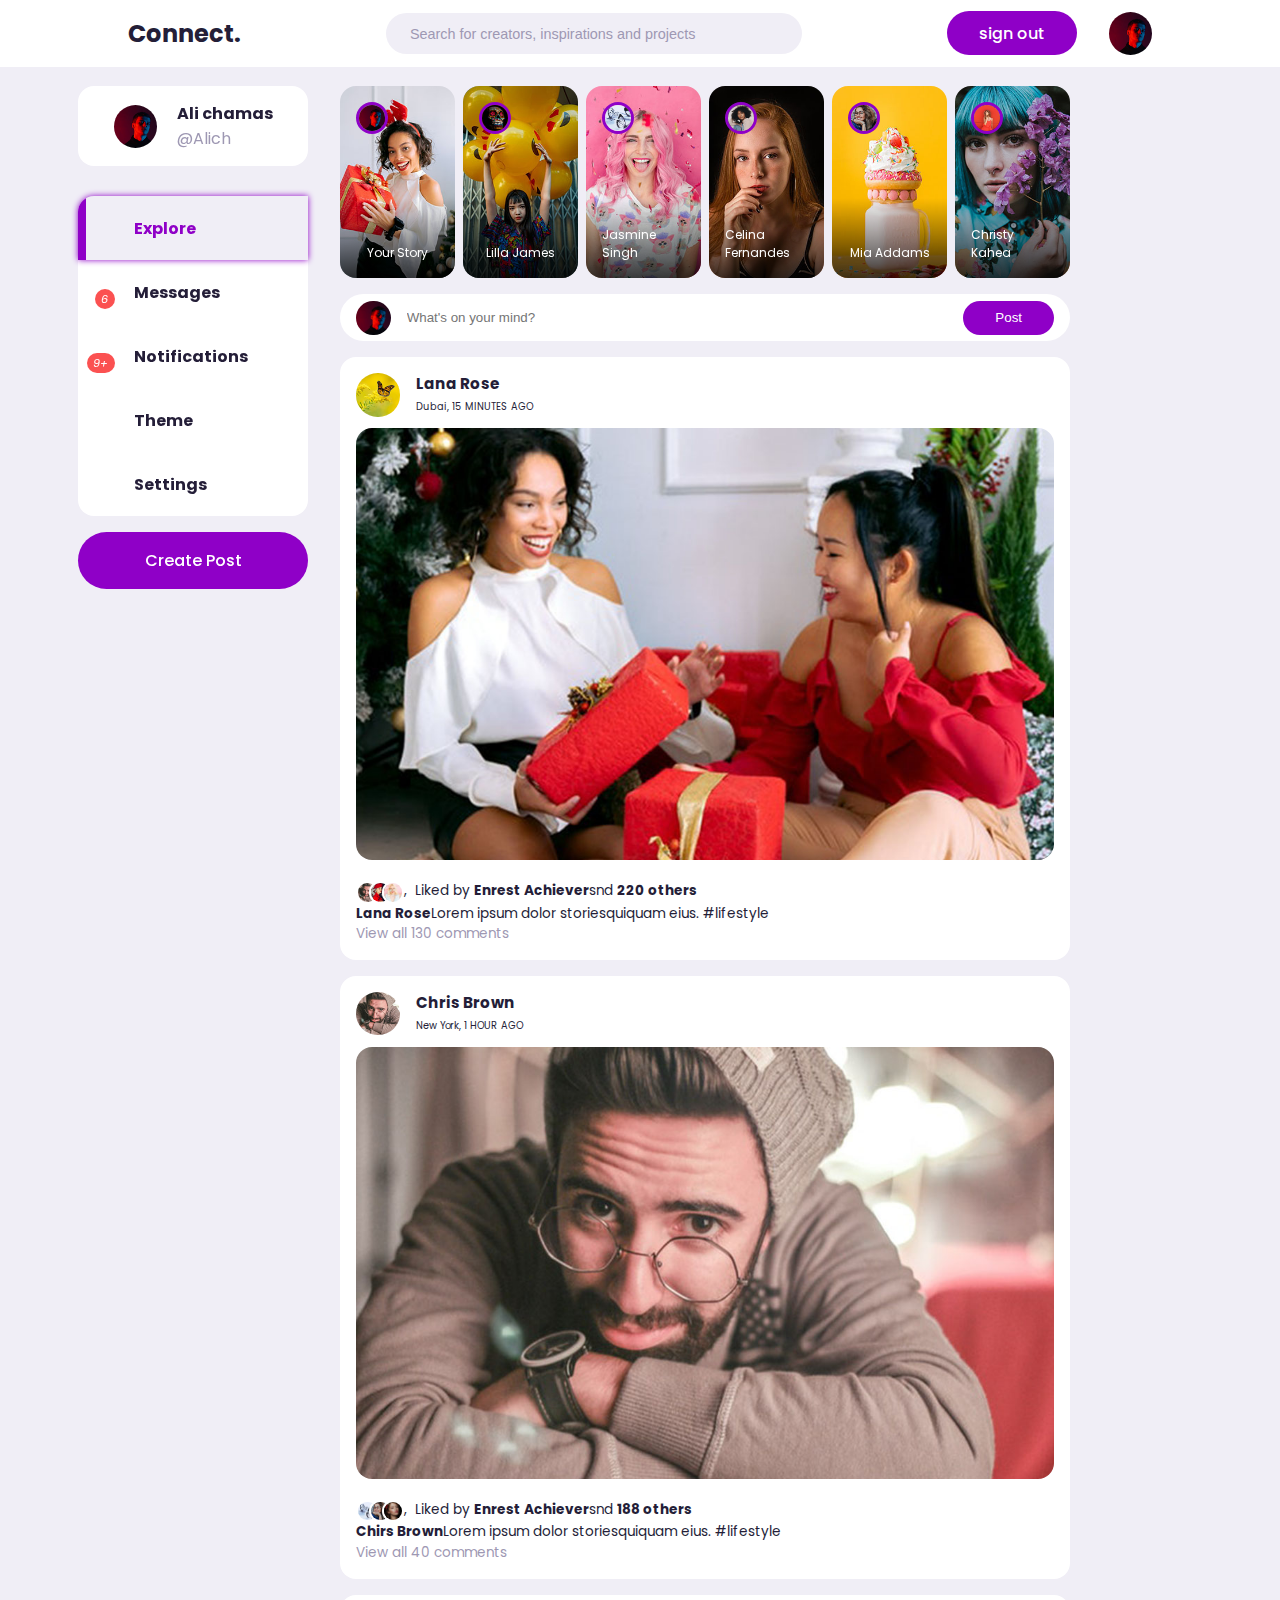
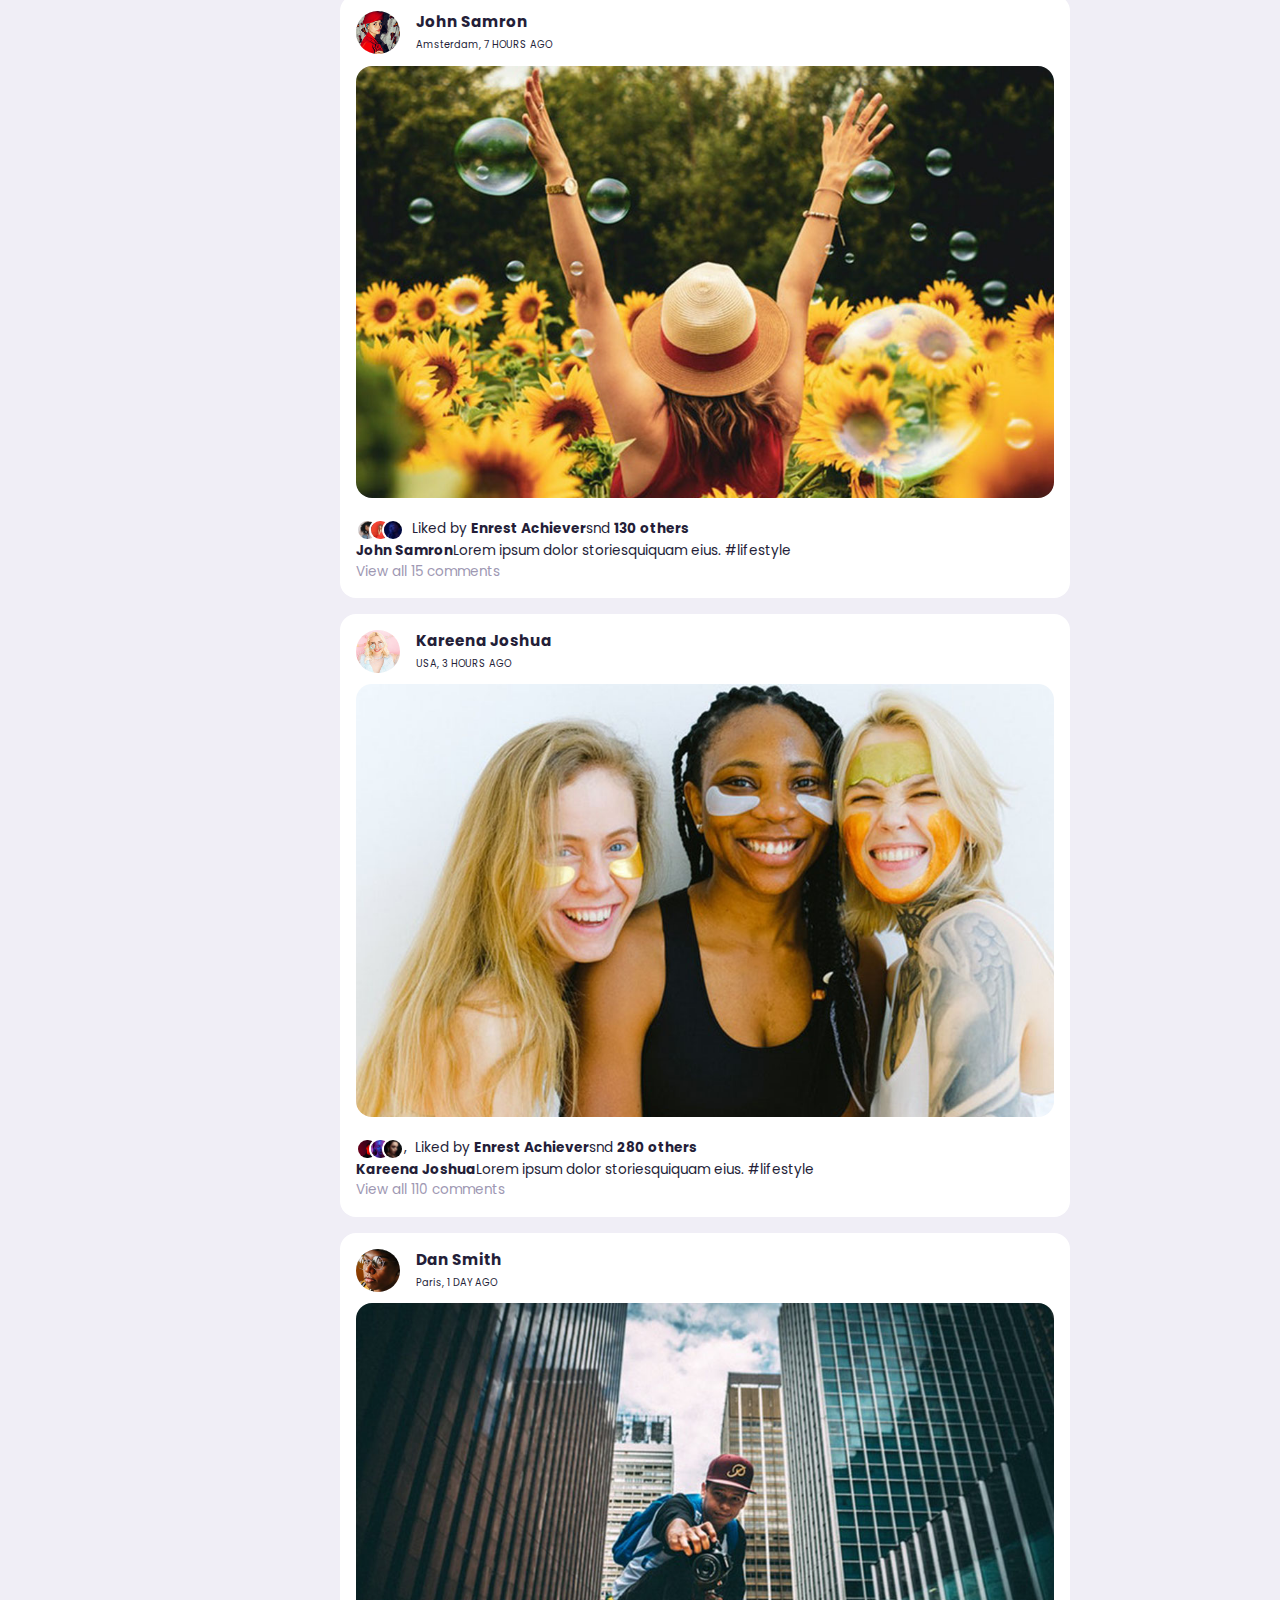
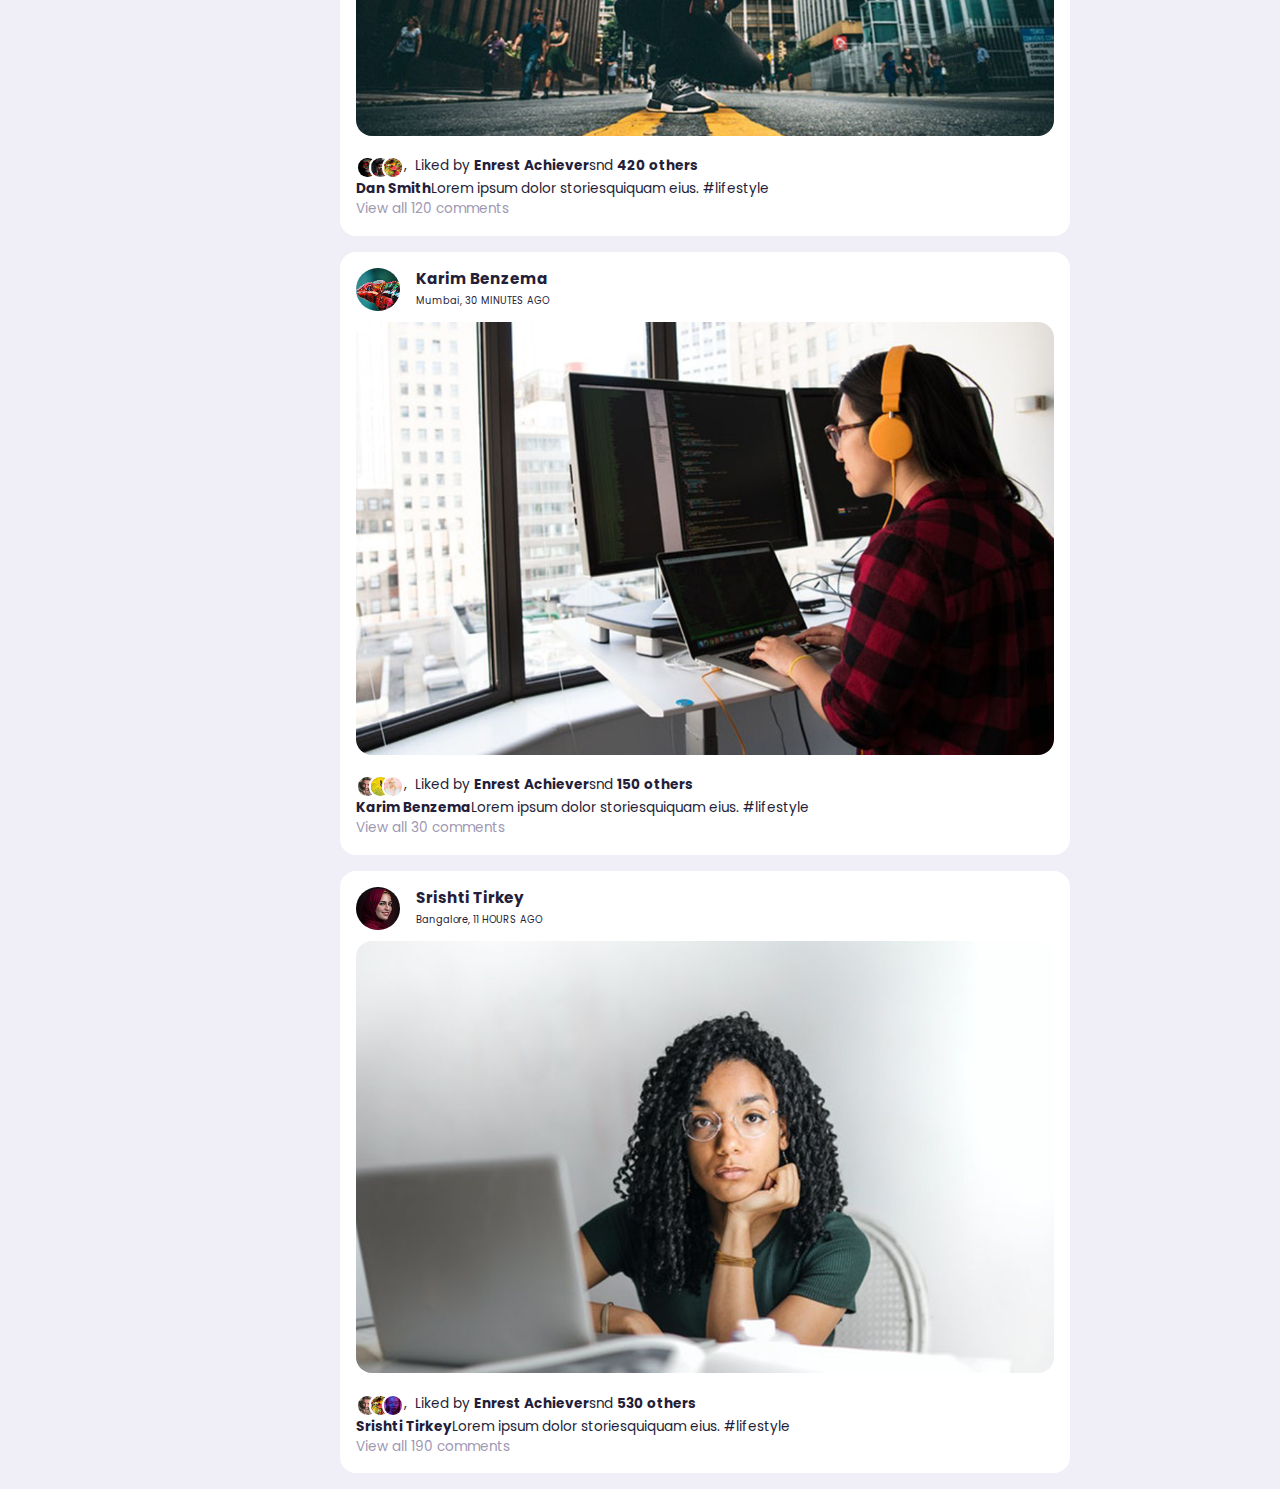
<file: Social-media-website-master/index.html>
<!DOCTYPE html>
<html lang="en">
  <head>
    <meta charset="UTF-8" />
    <meta http-equiv="X-UA-Compatible" content="IE=edge" />
    <meta name="viewport" content="width= , initial-scale=1.0" />
    <title>Connect.</title>
    <link rel="preconnect" href="https://fonts.googleapis.com" />
    <link rel="preconnect" href="https://fonts.gstatic.com" crossorigin />
    <link
      href="https://fonts.googleapis.com/css2?family=Poppins:wght@300;400;500;600&display=swap"
      rel="stylesheet"
    />
    <link
      rel="stylesheet"
      href="https://unicons.iconscout.com/release/v2.1.6/css/unicons.css"
    />
    <link rel="stylesheet" href="./styles.css" />
  </head>
  <body >
      <nav>
            <div class="container">
                <h2 class="logo">Connect.</h2>
                <div class="search-bar">
                    <i class="uil uil-search"></i>
                    <input
                    type="search"
                    placeholder="Search for creators, inspirations and projects"
                    />
                </div>
                <div class="create">
                    <a href="Sign.html"><label class="btn btn-primary" >sign out</label></a>
                    <div class="profile-pic">
                        <img src="images/profile-8.jpg" alt="pic 1" />
                    </div>
                </div>
            </div>
      </nav>

      <main >
          <div class="container">
              <div class="left">
                  <a class="profile">
                      <div class="profile-pic">
                        <img src="./images/profile-8.jpg">
                      </div>
                      <div class="handle">
                          <h4>Ali chamas</h4>
                          <p class="text-muted">@Alich</p>
                      </div>
                  </a>
                  <div  class="sidebar" id="mydiv">
                    
                    <a class="menu-item active ">
                      <span><i class="uil uil-compass"></i></span> <h3>Explore</h3>
                    </a>
                    
                    <a class="menu-item" id="messages-notifications">
                        <i class="uil uil-envelope"><small class="notification-count">6</small></i></span><h3>Messages</h3>
                    </a>
                    <a class="menu-item" id="notifications">
                        <i class="uil uil-bell"><small class="notification-count">9+</small></i> <h3>Notifications</h3>
                        <div class="notifications-popup">
                            <div>
                                <div class="profile-pic">
                                    <img src="./images/profile-10.jpg" >
                                </div>
                                <div class="notification-body">
                                    <b>Abigail Willey</b> accepted your friend request
                                    <small class="text-muted">2 DAYS AGO</small>
                                </div>
                            </div>
                            <div>
                                <div class="profile-pic">
                                    <img src="./images/profile-11.jpg" >
                                </div>
                                <div class="notification-body">
                                    <b>Varun Nair</b> commented on your post
                                    <small class="text-muted">1 HOUR AGO</small>
                                </div>
                            </div>
                            <div>
                                <div class="profile-pic">
                                    <img src="./images/profile-12.jpg" >
                                </div>
                                <div class="notification-body">
                                    <b>Marry Opmong</b> and 210 other liked your post
                                    <small class="text-muted">4 MINUTES AGO</small>
                                </div>
                            </div>
                            <div>
                                <div class="profile-pic">
                                    <img src="./images/profile-13.jpg" >
                                </div>
                                <div class="notification-body">
                                    <b>Wilson Fisk</b> started following you
                                    <small class="text-muted"> 11 HOURS AGO</small>
                                </div>
                            </div>
                        </div>
                      </a>
                    
                    <a class="menu-item " id="theme">
                      <span><i class="uil uil-palette"></i></span> <h3>Theme</h3>
                    </a>
                    <a class="menu-item ">
                      <span><i class="uil uil-setting"></i></span> <h3>Settings</h3>
                    </a>
                    
                   
                </div>
                <label class="btn btn-primary" for="create-post">Create Post</label>
              </div>
              


              <div class="middle">
                <div class="stories">
                    <div class="story">
                        <div class="profile-pic">
                            <img src="./images/profile-8.jpg" alt="">
                        </div>
                        <p class="name">Your Story</p>
                    </div>
                    <div class="story">
                        <div class="profile-pic">
                            <img src="./images/profile-9.jpg" alt="">
                        </div>
                        <p class="name">Lilla James</p>
                    </div>
                    <div class="story">
                        <div class="profile-pic">
                            <img src="./images/profile-2.jpg" alt="">
                        </div>
                        <p class="name">Jasmine Singh</p>
                    </div>
                    <div class="story">
                        <div class="profile-pic">
                            <img src="./images/profile-3.jpg" alt="">
                        </div>
                        <p class="name">Celina Fernandes</p>
                    </div>
                    <div class="story">
                        <div class="profile-pic">
                            <img src="./images/profile-4.jpg" alt="">
                        </div>
                        <p class="name">Mia Addams</p>
                    </div>
                    <div class="story">
                        <div class="profile-pic">
                            <img src="./images/profile-5.jpg" alt="">
                        </div>
                        <p class="name">Christy Kahea</p>
                    </div>
                </div>

                <form class="create-post">
                    <div class="profile-pic">
                        <img src="images/profile-8.jpg" alt="">
                    </div>
                    <input type="text" placeholder="What's on your mind?" id="create-post">
                    <input type="submit" value="Post" class="btn btn-primary">
                </form>

                <div class="feeds">
                    <div class="feed">
                        <div class="head">
                            
                        
                         <div class="user">
                             <div class="profile-pic">
                                 <img src="images/profile-14.jpg" alt="">
                             </div>
                             <div class="info">
                                 <h3>Lana Rose</h3>
                                 <small>Dubai, 15 MINUTES AGO</small>
                             </div >
                            
                         </div>
                         <SPAN class="edit"><i class="uil uil-ellipsis-h"></i></SPAN>
                        </div>
                         <div class="photo">
                             <img src="images/feed-1.jpg" alt="">
                         </div>

                         <div class="action-button">
                             <div class="interaction-button">
                                 <span><i class="uil uil-heart"></i></span>
                                 <span><i class="uil uil-comment"></i></span>
                                 <span><i class="uil uil-share"></i></span>
                             </div>
                             <div class="bookmark">
                                 <span><i class="uil uil-bookmark"></i></span>
                             </div>
                         </div>

                         <div class="liked-by">
                             <span><img src="images/profile-15.jpg"></span>
                             <span><img src="images/profile-16.jpg"></span>
                             <span><img src="images/profile-17.jpg"></span>
                             ,<p>Liked by <b>Enrest Achiever</b>snd <b>220 others</b></p>
                         </div>

                         <div class="caption">
                             <p><b>Lana Rose</b>Lorem ipsum dolor storiesquiquam eius.
                            <span class="hash-tag">#lifestyle</span></p>
                         </div>
                         <div class="comments text-muted">View all 130 comments</div>
                    </div>
                
                    <div class="feed">
                        <div class="head">
                            
                        
                         <div class="user">
                             <div class="profile-pic">
                                 <img src="images/profile-15.jpg" alt="">
                             </div>
                             <div class="info">
                                 <h3>Chris Brown</h3>
                                 <small>New York, 1 HOUR AGO</small>
                             </div >
                            
                         </div>
                         <SPAN class="edit"><i class="uil uil-ellipsis-h"></i></SPAN>
                        </div>
                         <div class="photo">
                             <img src="images/feed-2.jpg" alt="">
                         </div>

                         <div class="action-button">
                             <div class="interaction-button">
                                 <span><i class="uil uil-heart"></i></span>
                                 <span><i class="uil uil-comment"></i></span>
                                 <span><i class="uil uil-share"></i></span>
                             </div>
                             <div class="bookmark">
                                 <span><i class="uil uil-bookmark"></i></span>
                             </div>
                         </div>

                         <div class="liked-by">
                             <span><img src="images/profile-2.jpg"></span>
                             <span><img src="images/profile-4.jpg"></span>
                             <span><img src="images/profile-6.jpg"></span>
                             ,<p>Liked by <b>Enrest Achiever</b>snd <b>188 others</b></p>
                         </div>

                         <div class="caption">
                             <p><b>Chirs Brown</b>Lorem ipsum dolor storiesquiquam eius.
                            <span class="hash-tag">#lifestyle</span></p>
                         </div>
                         <div class="comments text-muted">View all 40 comments</div>
                    </div>
                
                    <div class="feed">
                        <div class="head">
                            
                        
                         <div class="user">
                             <div class="profile-pic">
                                 <img src="images/profile-16.jpg" alt="">
                             </div>
                             <div class="info">
                                 <h3>John Samron</h3>
                                 <small>Amsterdam, 7 HOURS AGO</small>
                             </div >
                             
                         </div>
                         <SPAN class="edit"><i class="uil uil-ellipsis-h"></i></SPAN>
                        </div>
                         <div class="photo">
                             <img src="images/feed-3.jpg" alt="">
                         </div>

                         <div class="action-button">
                             <div class="interaction-button">
                                 <span><i class="uil uil-heart"></i></span>
                                 <span><i class="uil uil-comment"></i></span>
                                 <span><i class="uil uil-share"></i></span>
                             </div>
                             <div class="bookmark">
                                 <span><i class="uil uil-bookmark"></i></span>
                             </div>
                         </div>

                         <div class="liked-by">
                             <span><img src="images/profile-3.jpg"></span>
                             <span><img src="images/profile-5.jpg"></span>
                             <span><img src="images/profile-7.jpg"></span>
                             <p>Liked by <b>Enrest Achiever</b>snd <b>130 others</b></p>
                         </div>

                         <div class="caption">
                             <p><b>John Samron</b>Lorem ipsum dolor storiesquiquam eius.
                            <span class="hash-tag">#lifestyle</span></p>
                         </div>
                         <div class="comments text-muted">View all 15 comments</div>
                    </div>
                
                    <div class="feed">
                        <div class="head">
                            
                        
                         <div class="user">
                             <div class="profile-pic">
                                 <img src="images/profile-17.jpg" alt="">
                               
                             </div>
                             <div class="info">
                                <h3>Kareena Joshua</h3>
                                <small>USA, 3 HOURS AGO</small>
                            </div >
                            
                         </div>
                         <SPAN class="edit"><i class="uil uil-ellipsis-h"></i></SPAN>
                        </div>
                         <div class="photo">
                             <img src="images/feed-4.jpg" alt="">
                         </div>

                         <div class="action-button">
                             <div class="interaction-button">
                                 <span><i class="uil uil-heart"></i></span>
                                 <span><i class="uil uil-comment"></i></span>
                                 <span><i class="uil uil-share"></i></span>
                             </div>
                             <div class="bookmark">
                                 <span><i class="uil uil-bookmark"></i></span>
                             </div>
                         </div>

                         <div class="liked-by">
                             <span><img src="images/profile-8.jpg"></span>
                             <span><img src="images/profile-10.jpg"></span>
                             <span><img src="images/profile-12.jpg"></span>
                             ,<p>Liked by <b>Enrest Achiever</b>snd <b>280 others</b></p>
                         </div>

                         <div class="caption">
                             <p><b>Kareena Joshua</b>Lorem ipsum dolor storiesquiquam eius.
                            <span class="hash-tag">#lifestyle</span></p>
                         </div>
                         <div class="comments text-muted">View all 110 comments</div>
                    </div>
                
                    <div class="feed">
                        <div class="head">
                            
                        
                         <div class="user">
                             <div class="profile-pic">
                                 <img src="images/profile-18.jpg" alt="">
                             </div>
                             <div class="info">
                                 <h3>Dan Smith</h3>
                                 <small>Paris, 1 DAY AGO</small>
                             </div >
                            
                         </div>
                         <SPAN class="edit"><i class="uil uil-ellipsis-h"></i></SPAN>
                        </div>
                         <div class="photo">
                             <img src="images/feed-5.jpg" alt="">
                         </div>

                         <div class="action-button">
                             <div class="interaction-button">
                                 <span><i class="uil uil-heart"></i></span>
                                 <span><i class="uil uil-comment"></i></span>
                                 <span><i class="uil uil-share"></i></span>
                             </div>
                             <div class="bookmark">
                                 <span><i class="uil uil-bookmark"></i></span>
                             </div>
                         </div>

                         <div class="liked-by">
                             <span><img src="images/profile-9.jpg"></span>
                             <span><img src="images/profile-11.jpg"></span>
                             <span><img src="images/profile-13.jpg"></span>
                             ,<p>Liked by <b>Enrest Achiever</b>snd <b>420 others</b></p>
                         </div>

                         <div class="caption">
                             <p><b>Dan Smith</b>Lorem ipsum dolor storiesquiquam eius.
                            <span class="hash-tag">#lifestyle</span></p>
                         </div>
                         <div class="comments text-muted">View all 120 comments</div>
                    </div>
                
                    <div class="feed">
                        <div class="head">
                            
                        
                         <div class="user">
                             <div class="profile-pic">
                                 <img src="images/profile-19.jpg" alt="">
                             </div>
                             <div class="info">
                                 <h3>Karim Benzema</h3>
                                 <small>Mumbai, 30 MINUTES AGO</small>
                             </div >
                           
                         </div>
                         <SPAN class="edit"><i class="uil uil-ellipsis-h"></i></SPAN>
                        </div>
                         <div class="photo">
                             <img src="images/feed-6.jpg" alt="">
                         </div>

                         <div class="action-button">
                             <div class="interaction-button">
                                 <span><i class="uil uil-heart"></i></span>
                                 <span><i class="uil uil-comment"></i></span>
                                 <span><i class="uil uil-share"></i></span>
                             </div>
                             <div class="bookmark">
                                 <span><i class="uil uil-bookmark"></i></span>
                             </div>
                         </div>

                         <div class="liked-by">
                             <span><img src="images/profile-15.jpg"></span>
                             <span><img src="images/profile-14.jpg"></span>
                             <span><img src="images/profile-17.jpg"></span>
                             ,<p>Liked by <b>Enrest Achiever</b>snd <b>150 others</b></p>
                         </div>

                         <div class="caption">
                             <p><b>Karim Benzema</b>Lorem ipsum dolor storiesquiquam eius.
                            <span class="hash-tag">#lifestyle</span></p>
                         </div>
                         <div class="comments text-muted">View all 30 comments</div>
                    </div>
                    <div class="feed">
                        <div class="head">
                            
                        
                         <div class="user">
                             <div class="profile-pic">
                                 <img src="images/profile-20.jpg" alt="">
                             </div>
                             <div class="info">
                                 <h3>Srishti Tirkey</h3>
                                 <small>Bangalore, 11 HOURS AGO</small>
                             </div >
                             
                         </div>
                         <SPAN class="edit"><i class="uil uil-ellipsis-h"></i></SPAN>
                        </div>
                         <div class="photo">
                             <img src="images/feed-7.jpg" alt="">
                         </div>

                         <div class="action-button">
                             <div class="interaction-button">
                                 <span><i class="uil uil-heart"></i></span>
                                 <span><i class="uil uil-comment"></i></span>
                                 <span><i class="uil uil-share"></i></span>
                             </div>
                             <div class="bookmark">
                                 <span><i class="uil uil-bookmark"></i></span>
                             </div>
                         </div>

                         <div class="liked-by">
                             <span><img src="images/profile-15.jpg"></span>
                             <span><img src="images/profile-13.jpg"></span>
                             <span><img src="images/profile-10.jpg"></span>
                             ,<p>Liked by <b>Enrest Achiever</b>snd <b>530 others</b></p>
                         </div>

                         <div class="caption">
                             <p><b>Srishti Tirkey</b>Lorem ipsum dolor storiesquiquam eius.
                            <span class="hash-tag">#lifestyle</span></p>
                         </div>
                         <div class="comments text-muted">View all 190 comments</div>
                    </div>
                </div>
              </div>
              
              <div class="right">
                  <div class="messages">
                    <div class="heading">
                        <h4>Messages</h4>
                        <span><i class="uil uil-edit"></i></span>
                    </div>
  
                    <div class="search-bar " >
                        <span><i class="uil uil-search"></i></span>
                        <input type="search" placeholder="Search Messages" id="message-search">
                    </div>
  
                    <div class="category">
                        <h6 class="active">Primary</h6>
                        <h6>General</h6>
                        <h6 class="message-requests">Requests(7)</h6>
                    </div>
                    <div class="message">
                        <div class="profile-pic">
                            <img src="images/profile-17.jpg">
                            <div class="active"></div>
                        </div>
                        <div class="message-body">
                            <h5>Kareena Joshua</h5>
                            <p class="text-muted">Just woke up bruh..</p>
                        </div>
                    </div>                             
                    <div class="message">
                        <div class="profile-pic">
                            <img src="images/profile-18.jpg">
                            <div class="active"></div>
                        </div>
                        <div class="message-body">
                            <h5>Dan Smith</h5>
                            <p class="text-bold">2 New Messages</p>
                        </div>
                    </div>                             
                    <div class="message">
                        <div class="profile-pic">
                            <img src="images/profile-15.jpg">
                        </div>
                        <div class="message-body">
                            <h5>Chris Brown</h5>
                            <p class="text-muted">Lol u right</p>
                        </div>
                    </div>                             
                    <div class="message">
                        <div class="profile-pic">
                            <img src="images/profile-14.jpg">
                        </div>
                        <div class="message-body">
                            <h5>Lana Rose</h5>
                            <p class="text-bold">Birthday tomorrow!!</p>
                        </div>
                    </div>                             
                    <div class="message">
                        <div class="profile-pic">
                            <img src="images/profile-11.jpg">
                        </div>
                        <div class="message-body">
                            <h5>Varun Nair</h5>
                            <p class="text-muted">Ssup?</p>
                        </div>
                    </div>                             
                    <div class="message">
                        <div class="profile-pic">
                            <img src="images/profile-1.jpg">
                            <div class="active"></div>
                        </div>
                        <div class="message-body">
                            <h5>Jahnvi Doifode</h5>
                            <p class="text-bold">3 New Messages</p>
                        </div>
                    </div>                                                        
                </div>
                <div class="friend-requests">
                    <h4>Requests</h4>
                    <div class="request">
                        <div class="info">
                            <div class="profile-pic">
                                <img src="images/profile-13.jpg">
                            </div>
                            <div>
                                <h5>Wilson Fisk</h5>
                                <p class="text-muted">8 mutual friends</p>
                                
                            </div>
                        </div>
                        <div class="action">
                            <button class="btn btn-primary" >Accept</button>
                            <button class="btn" >Decline</button>
                        </div>
                    </div>
                    <div class="request">
                        <div class="info">
                            <div class="profile-pic">
                                <img src="images/profile-20.jpg">
                            </div>
                            <div>
                                <h5>Srishti Tirkey</h5>
                                <p class="text-muted">2 mutual friends</p>
                                
                            </div>
                        </div>
                        <div class="action">
                            <button class="btn btn-primary">Accept</button>
                            <button class="btn">Decline</button>
                        </div>
                    </div>
                    <div class="request">
                        <div class="info">
                            <div class="profile-pic">
                                <img src="images/profile-5.jpg">
                            </div>
                            <div>
                                <h5>Christ Kahea</h5>
                                <p class="text-muted">1 mutual friend</p>
                                
                            </div>
                        </div>
                        <div class="action">
                            <button class="btn btn-primary">Accept</button>
                            <button class="btn">Decline</button>
                        </div>
                    </div>
            
              </div> 


               
              </div>
          </div>
      </main>
                   
      <div class="customize-theme">
        <div class="card">
            <h2>customize your view</h2>
            <p class="text-muted">Manage your font size,colo and background</p>

            <div class="font-size">
                <h4>font size</h4>
           <div>
            <h6>Aa</h6>
            <div class="choose-size">
                <span class="font-size-1"></span>
                <span class="font-size-2 "></span>
                <span class="font-size-3 active"></span>
                <span class="font-size-4"></span>
                <span class="font-size-5"></span>
            </div>
            <h3>Aa</h3>
        </div>
        </div>


        <div class="color">
            <h4>color</h4>
            <div class="choose-color">
                <span class="color-1 active"></span> 
                <span class="color-2"></span> 
                <span class="color-3"></span> 
                <span class="color-4"></span> 
                <span class="color-5"></span> 
            </div>
        </div>

        <div class="background">
            <h4>Background color</h4>
            <div class="choose-bg">
                <div class="bg-1 active">
                    <span></span>
                    <h5 for="bg-1 ">Light</h5>
                </div>
                <div class="bg-2">
                    <span></span>
                    <h5 for="bg-2">Dim</h5>
                </div>
                <div class="bg-3">
                    <span></span>
                    <h5 for="bg-3">Dark</h5>
                </div>
               
            </div>
        </div>
        </div>
      </div>

      
        <script src="index.js"></script>
  </body>
  
</html>
</file>
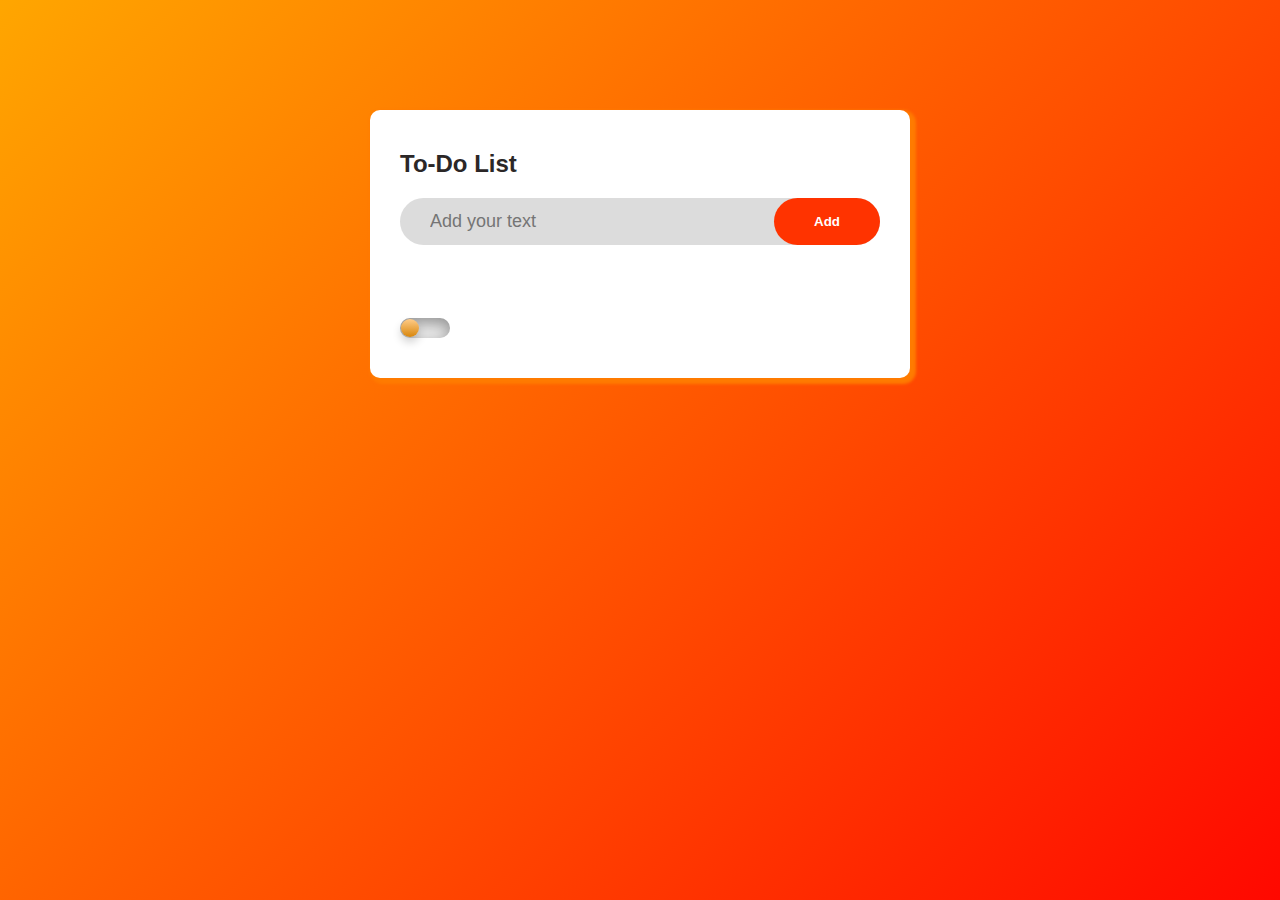
<file: todo-list/index.html>
<!DOCTYPE html>
<html lang="en">
<head>
    <meta charset="UTF-8">
    <meta http-equiv="X-UA-Compatible" content="IE=edge">
    <meta name="viewport" content="width=device-width, initial-scale=1.0">
    <title>todo</title>
    <link rel="stylesheet" href="style.css">

</head>
<body>
    <div class="container">


        <div class="todo-app">
            <h2>To-Do List </h2>
            <div class="row">
                <input type="text" placeholder="Add your text" id="input-box">
                <button onclick="addTask()">Add</button>
            </div>
            <ul id="list-container">
                <!-- <li class="checked">task 1</li>
                <li>task 2</li>
                <li>task 3</li> -->
                
            </ul>
            <div class="changeBG">
                <input type="checkbox" id="darkmode-toggle">
                 <label for="darkmode-toggle">
            </div>
        </div>



    </div>




    <script src="script.js"></script>
</body>
</html>
</file>
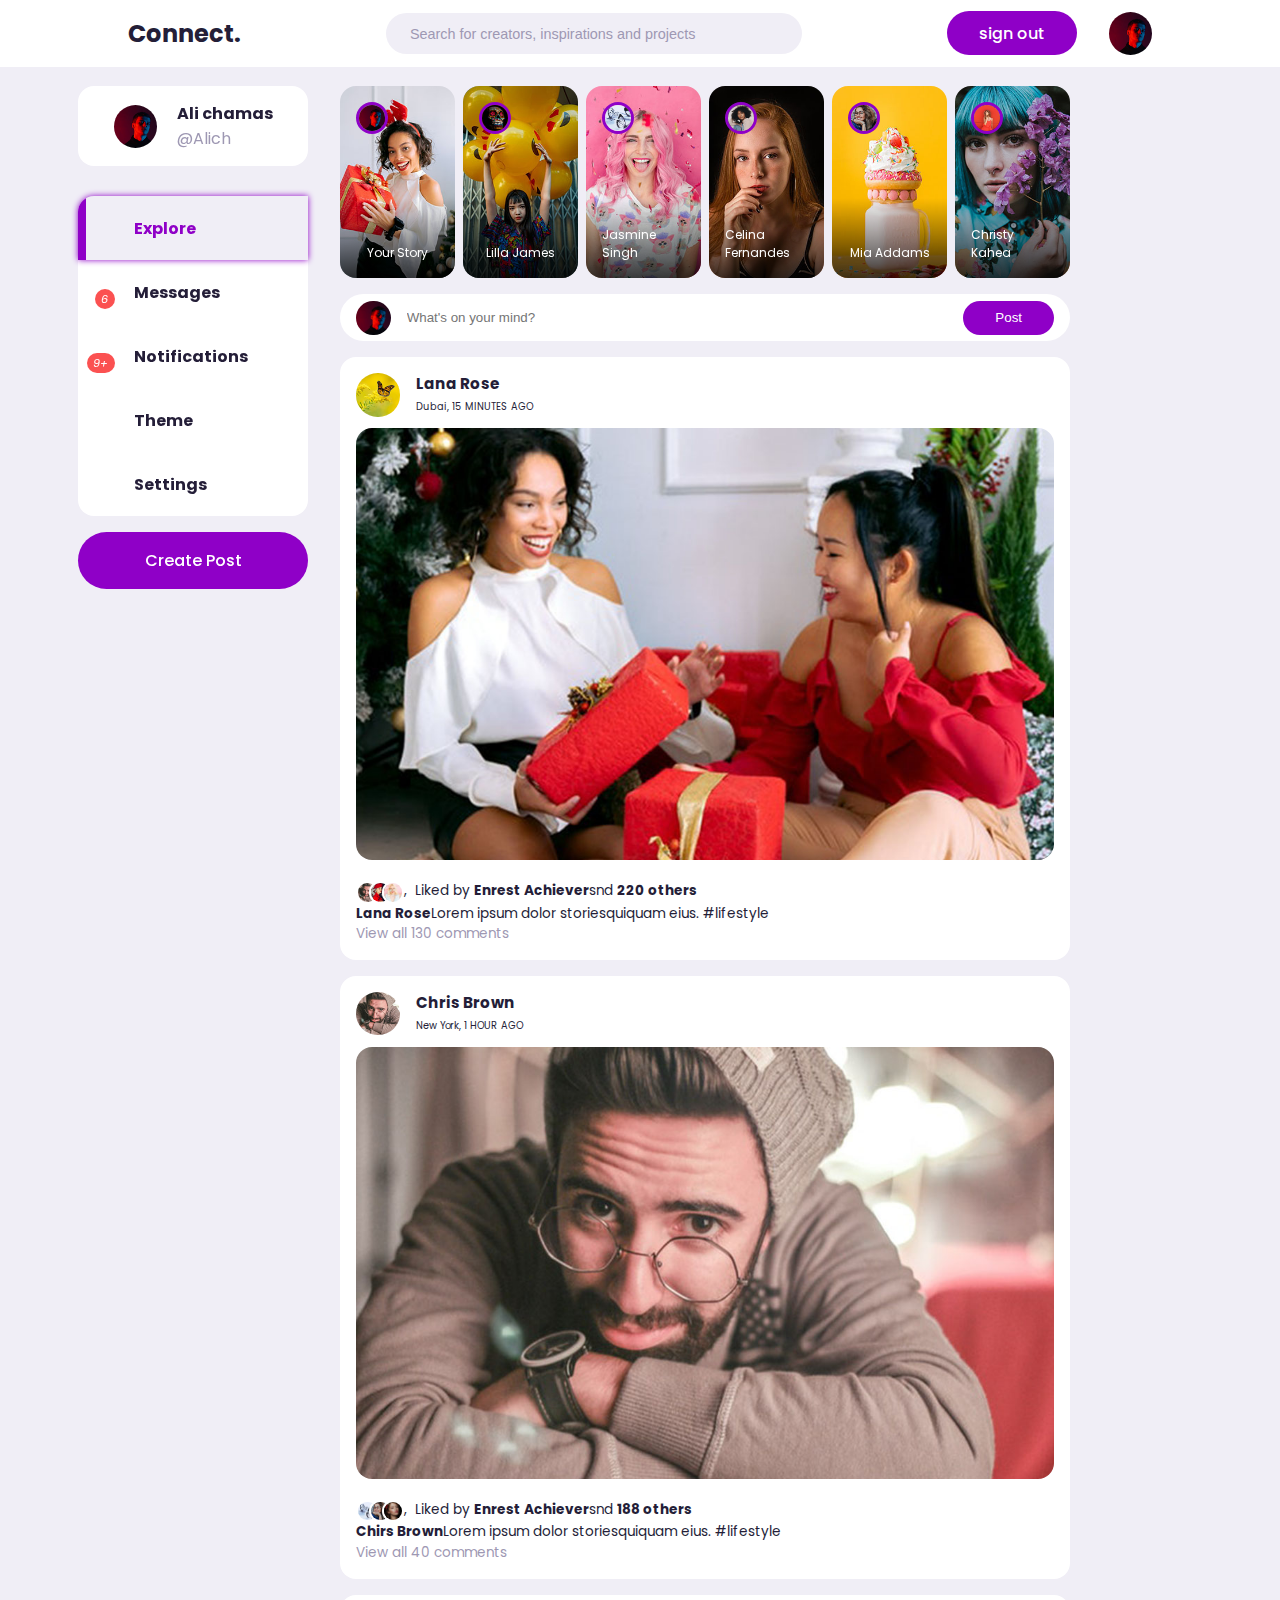
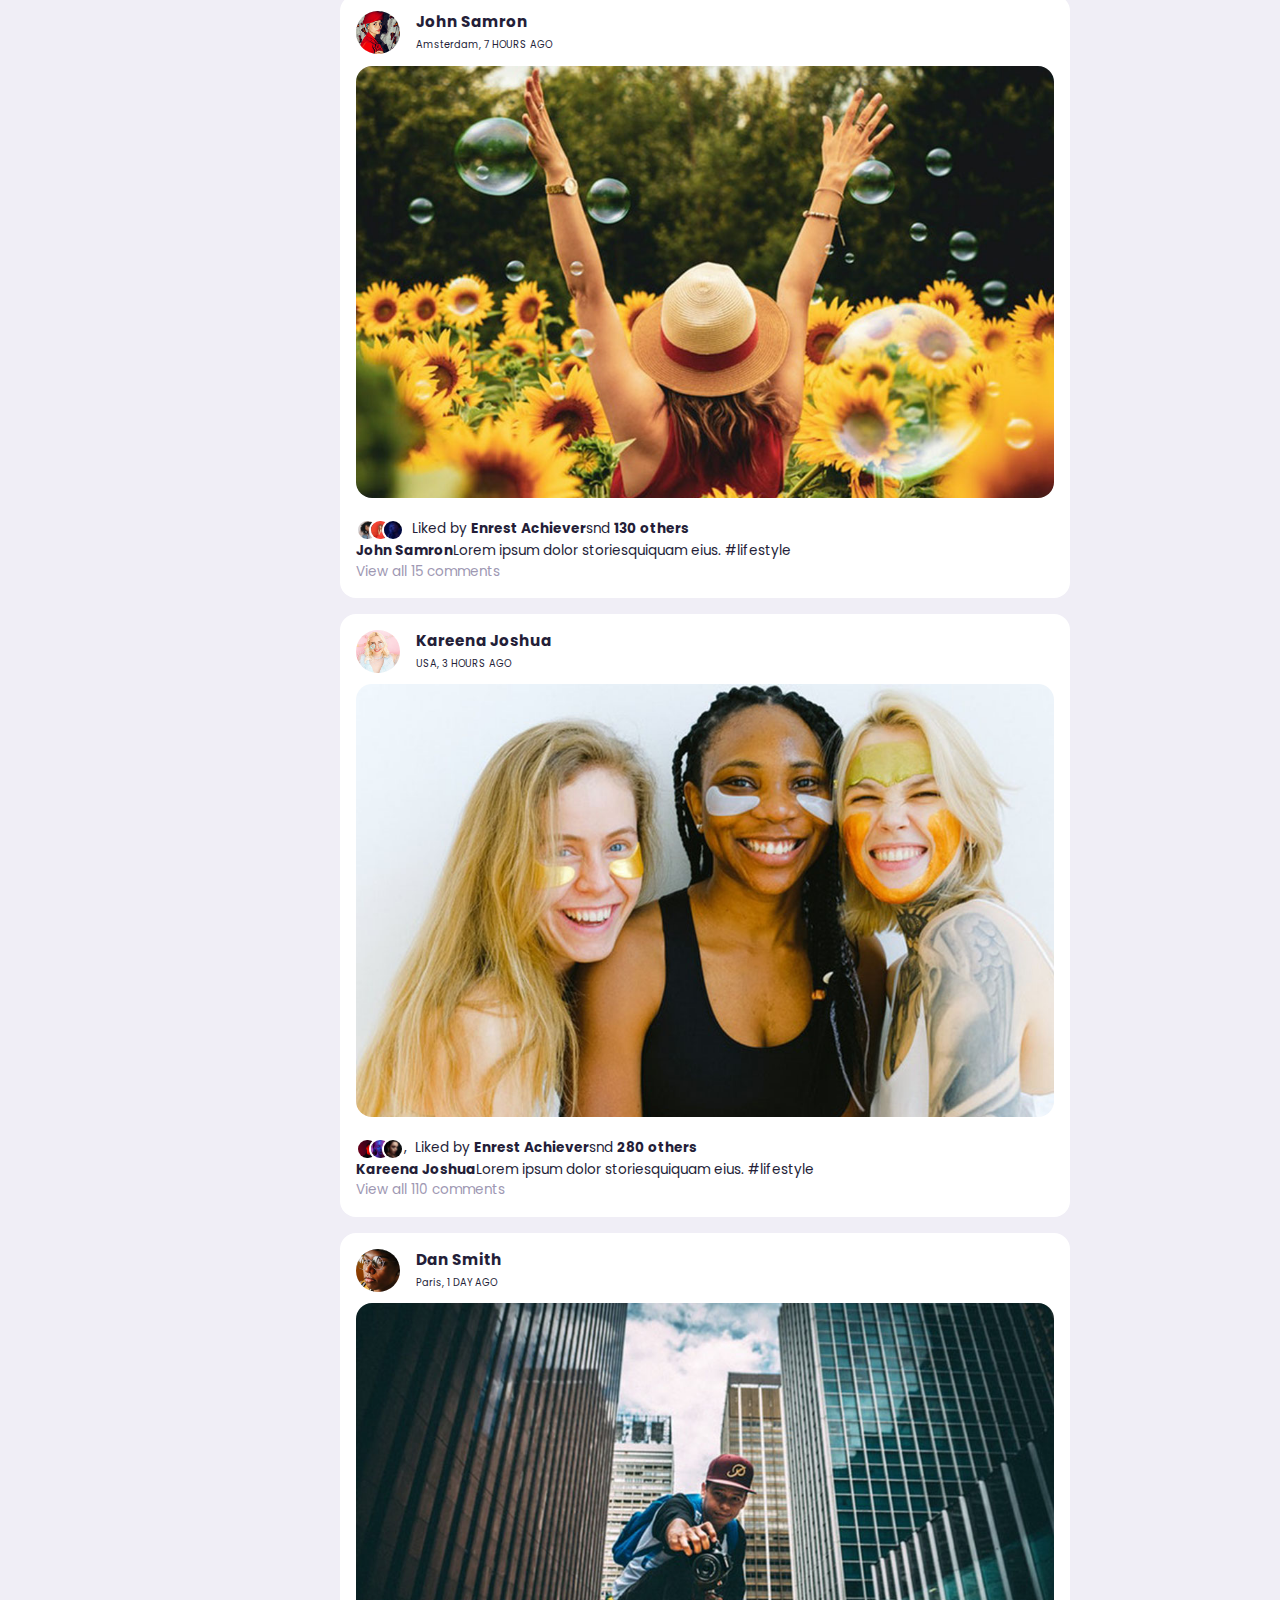
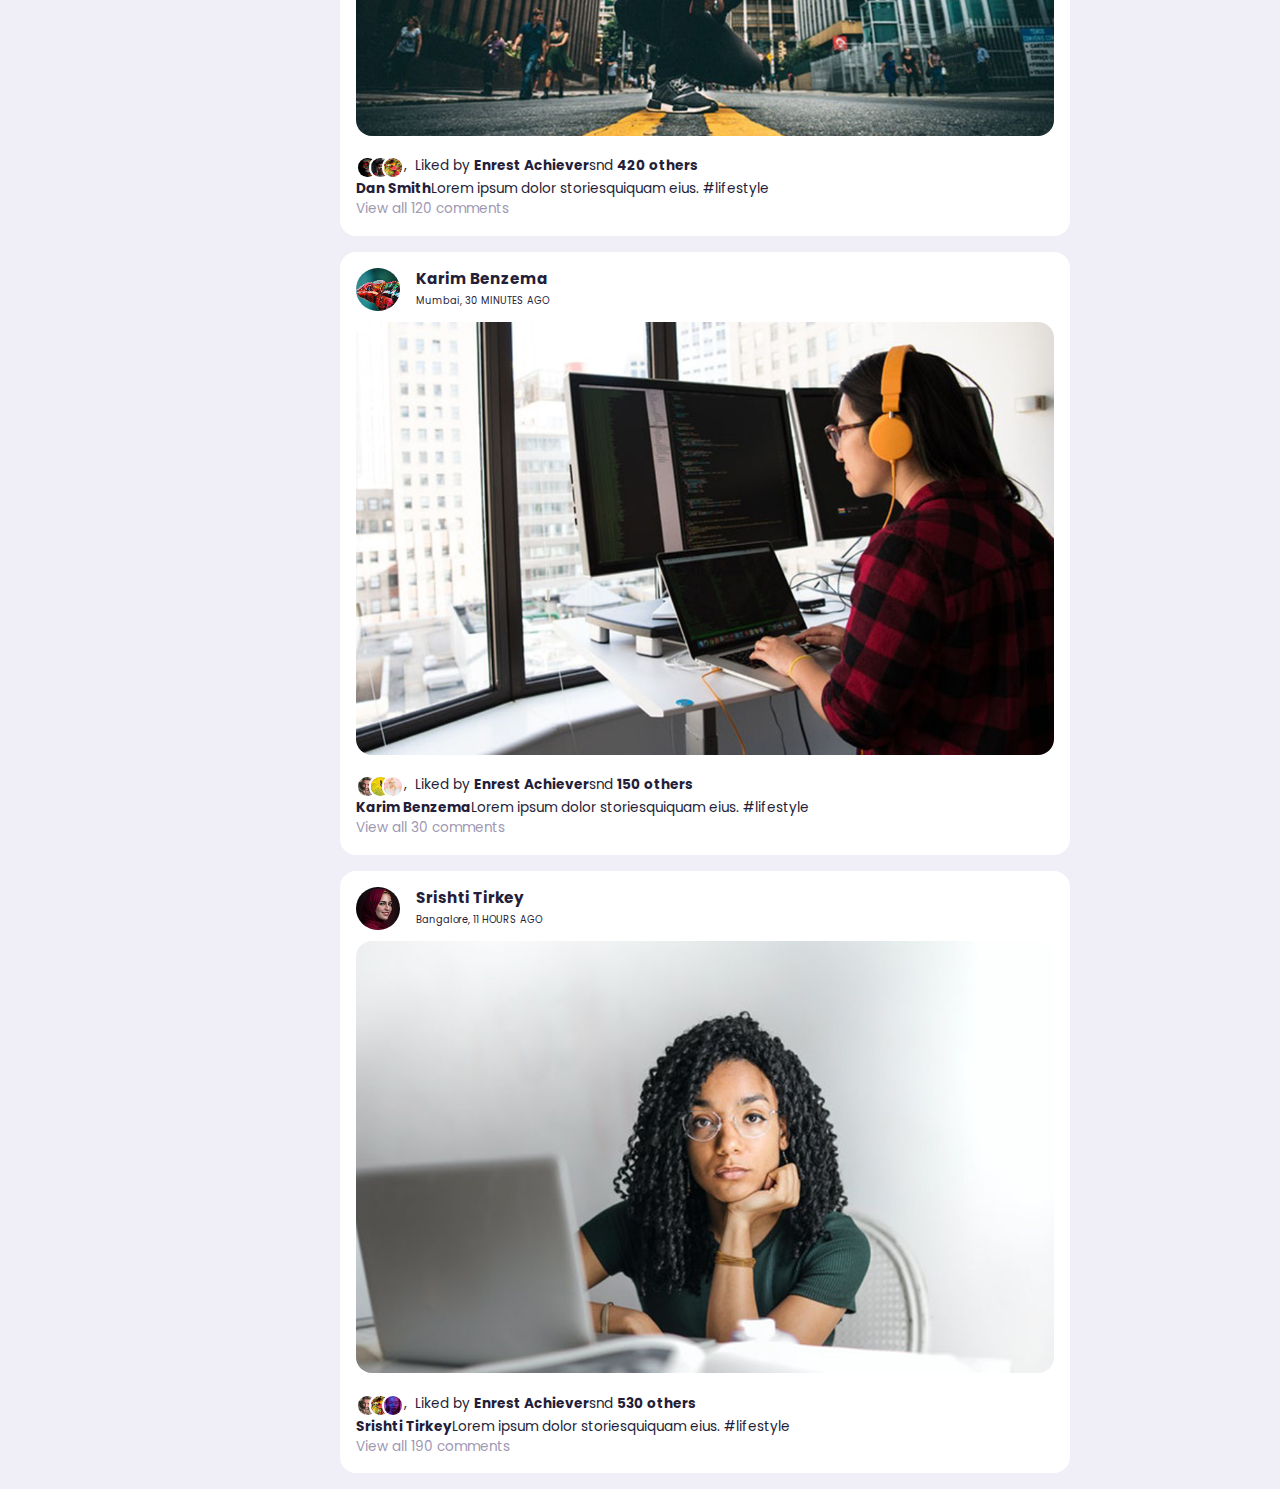
<file: Social-media-website-master/Sign.html>
<!DOCTYPE html>
<html lang="en">
  <head>
    <meta charset="UTF-8" />
    <meta http-equiv="X-UA-Compatible" content="IE=edge" />
    <meta name="viewport" content="width= , initial-scale=1.0" />
    <title>Connect.</title>
    <link rel="preconnect" href="https://fonts.googleapis.com" />
    <link rel="preconnect" href="https://fonts.gstatic.com" crossorigin />
    <link
      href="https://fonts.googleapis.com/css2?family=Poppins:wght@300;400;500;600&display=swap"
      rel="stylesheet"
    />
    <link
      rel="stylesheet"
      href="https://unicons.iconscout.com/release/v2.1.6/css/unicons.css"
    />
    <link rel="stylesheet" href="./styles.css" />
  </head>
  <body >
      <nav>
            <div class="container">
                <h2 class="logo">Connect.</h2>
                <div class="search-bar">
                    <i class="uil uil-search"></i>
                    <input
                    type="search"
                    placeholder="Search for creators, inspirations and projects"
                    />
                </div>
                <div class="create">
                    <a href="Sign.html"><label class="btn btn-primary" >sign out</label></a>
                    <div class="profile-pic">
                        <img src="images/profile-8.jpg" alt="pic 1" />
                    </div>
                </div>
            </div>
      </nav>

      <main >
          <div class="container">
              <div class="left">
                  <a class="profile">
                      <div class="profile-pic">
                        <img src="./images/profile-8.jpg">
                      </div>
                      <div class="handle">
                          <h4>Ali chamas</h4>
                          <p class="text-muted">@Alich</p>
                      </div>
                  </a>
                  <div  class="sidebar" id="mydiv">
                    
                    <a class="menu-item active ">
                      <span><i class="uil uil-compass"></i></span> <h3>Explore</h3>
                    </a>
                    
                    <a class="menu-item" id='right'>
                        <i class="uil uil-envelope"><small class="notification-count">6</small></i></span><h3>Messages</h3>
                    </a>
                    <a class="menu-item" id="notifications">
                        <i class="uil uil-bell"><small class="notification-count">9+</small></i> <h3>Notifications</h3>
                        <div class="notifications-popup">
                            <div>
                                <div class="profile-pic">
                                    <img src="./images/profile-10.jpg" >
                                </div>
                                <div class="notification-body">
                                    <b>Abigail Willey</b> accepted your friend request
                                    <small class="text-muted">2 DAYS AGO</small>
                                </div>
                            </div>
                            <div>
                                <div class="profile-pic">
                                    <img src="./images/profile-11.jpg" >
                                </div>
                                <div class="notification-body">
                                    <b>Varun Nair</b> commented on your post
                                    <small class="text-muted">1 HOUR AGO</small>
                                </div>
                            </div>
                            <div>
                                <div class="profile-pic">
                                    <img src="./images/profile-12.jpg" >
                                </div>
                                <div class="notification-body">
                                    <b>Marry Opmong</b> and 210 other liked your post
                                    <small class="text-muted">4 MINUTES AGO</small>
                                </div>
                            </div>
                            <div>
                                <div class="profile-pic">
                                    <img src="./images/profile-13.jpg" >
                                </div>
                                <div class="notification-body">
                                    <b>Wilson Fisk</b> started following you
                                    <small class="text-muted"> 11 HOURS AGO</small>
                                </div>
                            </div>
                        </div>
                      </a>
                    
                    <a class="menu-item " id="theme">
                      <span><i class="uil uil-palette"></i></span> <h3>Theme</h3>
                    </a>
                    <a class="menu-item " >
                      <span><i class="uil uil-setting"></i></span> <h3>Settings</h3>
                    </a>
                    
                   
                </div>
                <label class="btn btn-primary" for="create-post">Create Post</label>
              </div>
              


              <div class="middle">
                <div class="stories">
                    <div class="story">
                        <div class="profile-pic">
                            <img src="./images/profile-8.jpg" alt="">
                        </div>
                        <p class="name">Your Story</p>
                    </div>
                    <div class="story">
                        <div class="profile-pic">
                            <img src="./images/profile-9.jpg" alt="">
                        </div>
                        <p class="name">Lilla James</p>
                    </div>
                    <div class="story">
                        <div class="profile-pic">
                            <img src="./images/profile-2.jpg" alt="">
                        </div>
                        <p class="name">Jasmine Singh</p>
                    </div>
                    <div class="story">
                        <div class="profile-pic">
                            <img src="./images/profile-3.jpg" alt="">
                        </div>
                        <p class="name">Celina Fernandes</p>
                    </div>
                    <div class="story">
                        <div class="profile-pic">
                            <img src="./images/profile-4.jpg" alt="">
                        </div>
                        <p class="name">Mia Addams</p>
                    </div>
                    <div class="story">
                        <div class="profile-pic">
                            <img src="./images/profile-5.jpg" alt="">
                        </div>
                        <p class="name">Christy Kahea</p>
                    </div>
                </div>

                <form class="create-post">
                    <div class="profile-pic">
                        <img src="images/profile-8.jpg" alt="">
                    </div>
                    <input type="text" placeholder="What's on your mind?" id="create-post">
                    <input type="submit" value="Post" class="btn btn-primary">
                </form>

                <div class="feeds">
                    <div class="feed">
                        <div class="head">
                            
                        
                         <div class="user">
                             <div class="profile-pic">
                                 <img src="images/profile-14.jpg" alt="">
                             </div>
                             <div class="info">
                                 <h3>Lana Rose</h3>
                                 <small>Dubai, 15 MINUTES AGO</small>
                             </div >
                            
                         </div>
                         <SPAN class="edit"><i class="uil uil-ellipsis-h"></i></SPAN>
                        </div>
                         <div class="photo">
                             <img src="images/feed-1.jpg" alt="">
                         </div>

                         <div class="action-button">
                             <div class="interaction-button">
                                 <span><i class="uil uil-heart"></i></span>
                                 <span><i class="uil uil-comment"></i></span>
                                 <span><i class="uil uil-share"></i></span>
                             </div>
                             <div class="bookmark">
                                 <span><i class="uil uil-bookmark"></i></span>
                             </div>
                         </div>

                         <div class="liked-by">
                             <span><img src="images/profile-15.jpg"></span>
                             <span><img src="images/profile-16.jpg"></span>
                             <span><img src="images/profile-17.jpg"></span>
                             ,<p>Liked by <b>Enrest Achiever</b>snd <b>220 others</b></p>
                         </div>

                         <div class="caption">
                             <p><b>Lana Rose</b>Lorem ipsum dolor storiesquiquam eius.
                            <span class="hash-tag">#lifestyle</span></p>
                         </div>
                         <div class="comments text-muted">View all 130 comments</div>
                    </div>
                
                    <div class="feed">
                        <div class="head">
                            
                        
                         <div class="user">
                             <div class="profile-pic">
                                 <img src="images/profile-15.jpg" alt="">
                             </div>
                             <div class="info">
                                 <h3>Chris Brown</h3>
                                 <small>New York, 1 HOUR AGO</small>
                             </div >
                            
                         </div>
                         <SPAN class="edit"><i class="uil uil-ellipsis-h"></i></SPAN>
                        </div>
                         <div class="photo">
                             <img src="images/feed-2.jpg" alt="">
                         </div>

                         <div class="action-button">
                             <div class="interaction-button">
                                 <span><i class="uil uil-heart"></i></span>
                                 <span><i class="uil uil-comment"></i></span>
                                 <span><i class="uil uil-share"></i></span>
                             </div>
                             <div class="bookmark">
                                 <span><i class="uil uil-bookmark"></i></span>
                             </div>
                         </div>

                         <div class="liked-by">
                             <span><img src="images/profile-2.jpg"></span>
                             <span><img src="images/profile-4.jpg"></span>
                             <span><img src="images/profile-6.jpg"></span>
                             ,<p>Liked by <b>Enrest Achiever</b>snd <b>188 others</b></p>
                         </div>

                         <div class="caption">
                             <p><b>Chirs Brown</b>Lorem ipsum dolor storiesquiquam eius.
                            <span class="hash-tag">#lifestyle</span></p>
                         </div>
                         <div class="comments text-muted">View all 40 comments</div>
                    </div>
                
                    <div class="feed">
                        <div class="head">
                            
                        
                         <div class="user">
                             <div class="profile-pic">
                                 <img src="images/profile-16.jpg" alt="">
                             </div>
                             <div class="info">
                                 <h3>John Samron</h3>
                                 <small>Amsterdam, 7 HOURS AGO</small>
                             </div >
                             
                         </div>
                         <SPAN class="edit"><i class="uil uil-ellipsis-h"></i></SPAN>
                        </div>
                         <div class="photo">
                             <img src="images/feed-3.jpg" alt="">
                         </div>

                         <div class="action-button">
                             <div class="interaction-button">
                                 <span><i class="uil uil-heart"></i></span>
                                 <span><i class="uil uil-comment"></i></span>
                                 <span><i class="uil uil-share"></i></span>
                             </div>
                             <div class="bookmark">
                                 <span><i class="uil uil-bookmark"></i></span>
                             </div>
                         </div>

                         <div class="liked-by">
                             <span><img src="images/profile-3.jpg"></span>
                             <span><img src="images/profile-5.jpg"></span>
                             <span><img src="images/profile-7.jpg"></span>
                             <p>Liked by <b>Enrest Achiever</b>snd <b>130 others</b></p>
                         </div>

                         <div class="caption">
                             <p><b>John Samron</b>Lorem ipsum dolor storiesquiquam eius.
                            <span class="hash-tag">#lifestyle</span></p>
                         </div>
                         <div class="comments text-muted">View all 15 comments</div>
                    </div>
                
                    <div class="feed">
                        <div class="head">
                            
                        
                         <div class="user">
                             <div class="profile-pic">
                                 <img src="images/profile-17.jpg" alt="">
                               
                             </div>
                             <div class="info">
                                <h3>Kareena Joshua</h3>
                                <small>USA, 3 HOURS AGO</small>
                            </div >
                            
                         </div>
                         <SPAN class="edit"><i class="uil uil-ellipsis-h"></i></SPAN>
                        </div>
                         <div class="photo">
                             <img src="images/feed-4.jpg" alt="">
                         </div>

                         <div class="action-button">
                             <div class="interaction-button">
                                 <span><i class="uil uil-heart"></i></span>
                                 <span><i class="uil uil-comment"></i></span>
                                 <span><i class="uil uil-share"></i></span>
                             </div>
                             <div class="bookmark">
                                 <span><i class="uil uil-bookmark"></i></span>
                             </div>
                         </div>

                         <div class="liked-by">
                             <span><img src="images/profile-8.jpg"></span>
                             <span><img src="images/profile-10.jpg"></span>
                             <span><img src="images/profile-12.jpg"></span>
                             ,<p>Liked by <b>Enrest Achiever</b>snd <b>280 others</b></p>
                         </div>

                         <div class="caption">
                             <p><b>Kareena Joshua</b>Lorem ipsum dolor storiesquiquam eius.
                            <span class="hash-tag">#lifestyle</span></p>
                         </div>
                         <div class="comments text-muted">View all 110 comments</div>
                    </div>
                
                    <div class="feed">
                        <div class="head">
                            
                        
                         <div class="user">
                             <div class="profile-pic">
                                 <img src="images/profile-18.jpg" alt="">
                             </div>
                             <div class="info">
                                 <h3>Dan Smith</h3>
                                 <small>Paris, 1 DAY AGO</small>
                             </div >
                            
                         </div>
                         <SPAN class="edit"><i class="uil uil-ellipsis-h"></i></SPAN>
                        </div>
                         <div class="photo">
                             <img src="images/feed-5.jpg" alt="">
                         </div>

                         <div class="action-button">
                             <div class="interaction-button">
                                 <span><i class="uil uil-heart"></i></span>
                                 <span><i class="uil uil-comment"></i></span>
                                 <span><i class="uil uil-share"></i></span>
                             </div>
                             <div class="bookmark">
                                 <span><i class="uil uil-bookmark"></i></span>
                             </div>
                         </div>

                         <div class="liked-by">
                             <span><img src="images/profile-9.jpg"></span>
                             <span><img src="images/profile-11.jpg"></span>
                             <span><img src="images/profile-13.jpg"></span>
                             ,<p>Liked by <b>Enrest Achiever</b>snd <b>420 others</b></p>
                         </div>

                         <div class="caption">
                             <p><b>Dan Smith</b>Lorem ipsum dolor storiesquiquam eius.
                            <span class="hash-tag">#lifestyle</span></p>
                         </div>
                         <div class="comments text-muted">View all 120 comments</div>
                    </div>
                
                    <div class="feed">
                        <div class="head">
                            
                        
                         <div class="user">
                             <div class="profile-pic">
                                 <img src="images/profile-19.jpg" alt="">
                             </div>
                             <div class="info">
                                 <h3>Karim Benzema</h3>
                                 <small>Mumbai, 30 MINUTES AGO</small>
                             </div >
                           
                         </div>
                         <SPAN class="edit"><i class="uil uil-ellipsis-h"></i></SPAN>
                        </div>
                         <div class="photo">
                             <img src="images/feed-6.jpg" alt="">
                         </div>

                         <div class="action-button">
                             <div class="interaction-button">
                                 <span><i class="uil uil-heart"></i></span>
                                 <span><i class="uil uil-comment"></i></span>
                                 <span><i class="uil uil-share"></i></span>
                             </div>
                             <div class="bookmark">
                                 <span><i class="uil uil-bookmark"></i></span>
                             </div>
                         </div>

                         <div class="liked-by">
                             <span><img src="images/profile-15.jpg"></span>
                             <span><img src="images/profile-14.jpg"></span>
                             <span><img src="images/profile-17.jpg"></span>
                             ,<p>Liked by <b>Enrest Achiever</b>snd <b>150 others</b></p>
                         </div>

                         <div class="caption">
                             <p><b>Karim Benzema</b>Lorem ipsum dolor storiesquiquam eius.
                            <span class="hash-tag">#lifestyle</span></p>
                         </div>
                         <div class="comments text-muted">View all 30 comments</div>
                    </div>
                    <div class="feed">
                        <div class="head">
                            
                        
                         <div class="user">
                             <div class="profile-pic">
                                 <img src="images/profile-20.jpg" alt="">
                             </div>
                             <div class="info">
                                 <h3>Srishti Tirkey</h3>
                                 <small>Bangalore, 11 HOURS AGO</small>
                             </div >
                             
                         </div>
                         <SPAN class="edit"><i class="uil uil-ellipsis-h"></i></SPAN>
                        </div>
                         <div class="photo">
                             <img src="images/feed-7.jpg" alt="">
                         </div>

                         <div class="action-button">
                             <div class="interaction-button">
                                 <span><i class="uil uil-heart"></i></span>
                                 <span><i class="uil uil-comment"></i></span>
                                 <span><i class="uil uil-share"></i></span>
                             </div>
                             <div class="bookmark">
                                 <span><i class="uil uil-bookmark"></i></span>
                             </div>
                         </div>

                         <div class="liked-by">
                             <span><img src="images/profile-15.jpg"></span>
                             <span><img src="images/profile-13.jpg"></span>
                             <span><img src="images/profile-10.jpg"></span>
                             ,<p>Liked by <b>Enrest Achiever</b>snd <b>530 others</b></p>
                         </div>

                         <div class="caption">
                             <p><b>Srishti Tirkey</b>Lorem ipsum dolor storiesquiquam eius.
                            <span class="hash-tag">#lifestyle</span></p>
                         </div>
                         <div class="comments text-muted">View all 190 comments</div>
                    </div>
                </div>
              </div>
              
              <div class="right">
                  <div class="messages">
                    <div class="heading">
                        <h4>Messages</h4>
                        <span><i class="uil uil-edit"></i></span>
                    </div>
  
                    <div class="search-bar " >
                        <span><i class="uil uil-search"></i></span>
                        <input type="search" placeholder="Search Messages" id="message-search">
                    </div>
  
                    <div class="category">
                        <h6 class="active">Primary</h6>
                        <h6>General</h6>
                        <h6 class="message-requests">Requests(7)</h6>
                    </div>
                    <div class="message">
                        <div class="profile-pic">
                            <img src="images/profile-17.jpg">
                            <div class="active"></div>
                        </div>
                        <div class="message-body">
                            <h5>Kareena Joshua</h5>
                            <p class="text-muted">Just woke up bruh..</p>
                        </div>
                    </div>                             
                    <div class="message">
                        <div class="profile-pic">
                            <img src="images/profile-18.jpg">
                            <div class="active"></div>
                        </div>
                        <div class="message-body">
                            <h5>Dan Smith</h5>
                            <p class="text-bold">2 New Messages</p>
                        </div>
                    </div>                             
                    <div class="message">
                        <div class="profile-pic">
                            <img src="images/profile-15.jpg">
                        </div>
                        <div class="message-body">
                            <h5>Chris Brown</h5>
                            <p class="text-muted">Lol u right</p>
                        </div>
                    </div>                             
                    <div class="message">
                        <div class="profile-pic">
                            <img src="images/profile-14.jpg">
                        </div>
                        <div class="message-body">
                            <h5>Lana Rose</h5>
                            <p class="text-bold">Birthday tomorrow!!</p>
                        </div>
                    </div>                             
                    <div class="message">
                        <div class="profile-pic">
                            <img src="images/profile-11.jpg">
                        </div>
                        <div class="message-body">
                            <h5>Varun Nair</h5>
                            <p class="text-muted">Ssup?</p>
                        </div>
                    </div>                             
                    <div class="message">
                        <div class="profile-pic">
                            <img src="images/profile-1.jpg">
                            <div class="active"></div>
                        </div>
                        <div class="message-body">
                            <h5>Jahnvi Doifode</h5>
                            <p class="text-bold">3 New Messages</p>
                        </div>
                    </div>                                                        
                </div>
                <div class="friend-requests">
                    <h4>Requests</h4>
                    <div class="request">
                        <div class="info">
                            <div class="profile-pic">
                                <img src="images/profile-13.jpg">
                            </div>
                            <div>
                                <h5>Wilson Fisk</h5>
                                <p class="text-muted">8 mutual friends</p>
                                
                            </div>
                        </div>
                        <div class="action">
                            <button class="btn btn-primary" >Accept</button>
                            <button class="btn" >Decline</button>
                        </div>
                    </div>
                    <div class="request">
                        <div class="info">
                            <div class="profile-pic">
                                <img src="images/profile-20.jpg">
                            </div>
                            <div>
                                <h5>Srishti Tirkey</h5>
                                <p class="text-muted">2 mutual friends</p>
                                
                            </div>
                        </div>
                        <div class="action">
                            <button class="btn btn-primary">Accept</button>
                            <button class="btn">Decline</button>
                        </div>
                    </div>
                    <div class="request">
                        <div class="info">
                            <div class="profile-pic">
                                <img src="images/profile-5.jpg">
                            </div>
                            <div>
                                <h5>Christ Kahea</h5>
                                <p class="text-muted">1 mutual friend</p>
                                
                            </div>
                        </div>
                        <div class="action">
                            <button class="btn btn-primary">Accept</button>
                            <button class="btn">Decline</button>
                        </div>
                    </div>
            
              </div> 


               
              </div>
          </div>
      </main>
                   
      <div class="customize-theme" id="theme">
        <div class="card">
            <h2>customize your view</h2>
            <p class="text-muted">Manage your font size,colo and background</p>

            <div class="font-size">
                <h4>font size</h4>
           <div>
            <h6>Aa</h6>
            <div class="choose-size">
                <span class="font-size-1"></span>
                <span class="font-size-2 "></span>
                <span class="font-size-3 active"></span>
                <span class="font-size-4"></span>
                <span class="font-size-5"></span>
            </div>
            <h3>Aa</h3>
        </div>
        </div>


        <div class="color">
            <h4>color</h4>
            <div class="choose-color">
                <span class="color-1 active"></span> 
                <span class="color-2"></span> 
                <span class="color-3"></span> 
                <span class="color-4"></span> 
                <span class="color-5"></span> 
            </div>
        </div>

        <div class="background">
            <h4>Background color</h4>
            <div class="choose-bg">
                <div class="bg-1 active">
                    <span></span>
                    <h5 for="bg-1 ">Light</h5>
                </div>
                <div class="bg-2">
                    <span></span>
                    <h5 for="bg-2">Dim</h5>
                </div>
                <div class="bg-3">
                    <span></span>
                    <h5 for="bg-3">Dark</h5>
                </div>
               
            </div>
        </div>
        </div>
      </div>

      
        <script src="index.js"></script>
  </body>
  
</html>
</file>
<file: Social-media-website-master/styles.css>
:root{
    --primary-color-hue:283;
    --dark-color-lightness:17%;
    --light-color-lightness:95%;
    --white-color-lightness:100%;
--border-radius: 2rem;
--card-border-radius: 1rem;
--btn-padding: 0.6rem 2rem;
--search-padding: 0.6rem 1rem;
--card-padding: 1rem;
--color-white: hsl(252, 30%, var(--white-color-lightness));
--color-gray: hsl(252, 15%, 65%);
--color-light:hsl(252, 30%, var(--light-color-lightness));
--color-dark: hsl(252, 30%, var(--dark-color-lightness));
--color-primary: hsl(var(--primary-color-hue), 100%, 39%);
--color-secondary:rgb(187, 150, 187);
--color-success: hsl(120, 95%, 60%);
--color-danger: hsl(0, 95%, 65%);
--color-black: hsl(252, 30%, 10%);
--sticky-top-left: 5.4rem;
--sticky-top-right: -18rem;
}


*,*::before,*::after{
    margin: 0;
    padding: 0;
    box-sizing: border-box;
    text-decoration: none;
    list-style: none;
    border: 0;
}

body{
    font-family: 'Poppins', sans-serif;
    color: var(--color-dark);
    background: var(--color-light);
    overflow-x: hidden;
}

.container{
    width: 80%;
    margin: 0 auto;
}

.profile-pic{
    width: 2.7rem;
    aspect-ratio: 1/1;
    border-radius: 50%;
    overflow: hidden;
}

img{
    display: block;
    width: 100%;
}

.btn{
    display: inline-block;
    padding: var(--btn-padding);
    font-weight: 500;
    border-radius: var(--border-radius);
    cursor: pointer;
    transition: all 300ms ease;
}

.btn:hover{
    opacity: 0.8;
}

.btn-primary{
    background: var(--color-primary);
    color: white;
}

.text-bold{
    font-weight: 500;
}

.text-muted{
    color: var(--color-gray)

}

nav{
    width: 100%;
    padding: 0.7rem 0;
    position: fixed;
    top: 0;
    z-index: 10;
    background: var(--color-white);
    

}
.uil{
    cursor: pointer;
}
nav .container{
    display: flex;
    align-items: center;
    justify-content: space-between;
}

.search-bar{
    background: var(--color-light);
    border-radius: var(--border-radius);
    padding: 0.5rem 0.5rem;
}
.search-bar input[type="search"]{
    background: none;
    
    width: 30vw;
    margin-left: 1rem;
    font-size: 0.9rem;
    color: var(--color-dark);
}
.search-bar input[type="search"]:focus{
    outline: none;
}

nav .search-bar input[type="search"]::placeholder{
    color: var(--color-gray);
    
}

nav .create{
    display: flex;
    align-items: center;
    gap: 2rem;
}

main{
    position: relative;
    top: 5.4rem;
}
.right{
    display: none;
    width: 30vw;
}
main .container{
    display: grid;
    grid-template-columns: 18vw auto auto;
    gap: 2rem;
    position: relative;
    right: 50px;
}

main .container .left{
    height: max-content;
    position: sticky;
    top: var(--sticky-top-left);
}

main .container .left .profle{
    padding: var(--card-padding);
    background: var(--color-white);
    border-radius: var(--card-border-radius);
    display: flex;
    align-items: center;
    column-gap: 1rem;
    width: 100%;
}

.left .profile{
    display: flex;
    align-items: center;
    justify-content: space-evenly;
    padding: var(--card-padding);
    width: 100%;
    height: 80px;
    margin-bottom: 30px;
    background: var(--color-white);
    border-radius: var(--card-border-radius);
}

.left .sidebar{
    margin-top: 1 rem;
    background: var(--color-white);
    border-radius: var(--card-border-radius);
}

.left .sidebar .menu-item{
    display: flex;
    align-items: center;
    position: relative;
    height: 4rem;
    cursor: pointer;
    transition: all 300ms ease;
}

.left .sidebar .menu-item:hover{
    background: var(--color-light);
}

.left .sidebar i{
    font-size: 1.4rem;
    color: var(--color-gray);
    margin-left: 2rem;
    position: relative;
}

.left .sidebar i .notification-count{
    background: var(--color-danger);
    color: white;
    font-size: 0.7rem;
    width: fit-content;
    border-radius: 0.8rem;
    padding: 0.1rem 0.4rem;
    position: absolute;
    top: -0.2rem;
    right: -0.3rem;
}

.left .sidebar h3{
    margin-left: 1.5rem;
    font-size: 1rem;
}

.left .sidebar .active{
    background: var(--color-light);
    box-shadow: 0 0 0.4rem var(--color-primary);

}

.left.sidebar .active i,
.left .sidebar .active h3{
    color: var(--color-primary);
}

.left .sidebar .active::before{
    content: "";
    display: block;
    width: 0.5rem;
    height: 100%;
    position: absolute;
    background: var(--color-primary);
}

.left .sidebar .menu-item:first-child.active{
    border-top-left-radius: var(--card-border-radius);
    overflow: hidden;
}
.left .sidebar .menu-item:last-child.active{
    border-bottom-left-radius: var(--card-border-radius);
    overflow: hidden;
}

.left .btn{
    margin-top: 1rem;
    width: 100%;
    text-align: center;
    padding: 1rem 0;
}

.left .notifications-popup{
    position: absolute;
    top: 0;
    left: 110%;
    width: 30rem;
    background: var(--color-white);
    border-radius: var(--card-border-radius);
    padding: var(--card-padding);
    box-shadow: 0 0 2rem hsl(var(--color-primary),75%, 60%,25%);
    z-index: 8;
    display: none;
    
    
}

.left .notifications-popup::before{
    content: "";
    width: 1.2rem;
    height: 1.2rem;
    display: block;
    background: var(--color-white);
    position: absolute;
    left: -0.6rem;
    transform: rotate(45deg);
}

.left .notifications-popup > div{
    display: flex;
    align-items: start;
    gap: 1rem;
    margin-bottom: 1rem;
}

.left .notifications-popup small{
    display: block;
    
}
.left .notifications-popup .notification-body{
    font-size: smaller;
}
.middle .stories{
    display: flex;
    justify-content: space-between;
    height: 12rem;
    gap: 0.5rem;
   
    
}

.middle .stories .story{
    padding: var(--card-padding);
    border-radius: var(--card-border-radius);
    display: flex;
    flex-direction: column;
    justify-content: space-between;
    align-items: center;
    color: white;
    width: 100%;
    font-size: 0.75rem;
    position: relative;
    overflow: hidden;
   
}

.middle .stories .story::before{
    content: "";
    display: block;
    width: 100%;
    height: 5rem;
    background: linear-gradient(transparent,rgba(0,0,0,0.75));
    position: absolute;
    bottom: 0;
    
}

.middle .stories .story .name{
    z-index: 2;
}

.middle .stories .story:nth-child(1){
    background: url('images/story-1.jpg')
    no-repeat center center/cover;
}
.middle .stories .story:nth-child(2){
    background: url('images/story-2.jpg')
    no-repeat center center/cover;
}
.middle .stories .story:nth-child(3){
    background: url('images/story-3.jpg')
    no-repeat center center/cover;
}
.middle .stories .story:nth-child(4){
    background: url('images/story-4.jpg')
    no-repeat center center/cover;
}
.middle .stories .story:nth-child(5){
    background: url('images/story-5.jpg')
    no-repeat center center/cover;
}
.middle .stories .story:nth-child(6){
    background: url('images/story-6.jpg')
    no-repeat center center/cover;
}

.middle .story .profile-pic{
    width: 2rem;
    height: 2rem;
    align-self: start;
    border: 3px solid var(--color-primary) ;
}


.middle .create-post{
    width: 100%;
    display: flex;
    align-items: center;
    justify-content: space-between;
    margin-top: 1rem;
    background: var(--color-white);
    padding: 0.4rem var(--card-padding);
    border-radius: var(--border-radius);
}

.middle .create-post input[type="text"]{
    justify-self: start;
    width: 100%;
    padding-left: 1rem;
    background: transparent;
    
    color: var(--color-dark);
    margin-right: 1rem;
}
.middle .create-post input[type="text"]:focus{
    outline: none;
}

.middle .feeds .feed{
    background: var(--color-white);
    border-radius: var(--card-border-radius);
    padding: var(--card-padding);
    margin: 1rem 0;
    font-size: 0.85rem;
    line-height: 1.5;
}

.middle .feed .head{
    display: flex;
    justify-content: space-between;

}

.middle .feed .user{
    display: flex;
    
    gap: 1rem;
}
.middle .feed .user .info{
    font-size: small;
}
.middle .feed .user .info small{
    font-size: 75%;
}
.middle .feed .photo{
    border-radius: var(--card-border-radius);
    overflow: hidden;
    margin: 0.7rem 0;
}
.middle .feed .action-button{
    display: flex;
    justify-content: space-between;
    align-items: center;
    font-size: 1.4rem;
    margin: 0.6rem;
}

.middle .liked-by{
    display: flex;
}

.middle .liked-by span{
    width: 1.4rem;
    height: 1.4rem;
    display: block;
    overflow: hidden;
    border-radius: 50%;
    border: 2px solid var(--color-white);
    margin-left: -0.6rem;
}

.middle .liked-by span:first-child{
    margin: 0;
}

.middle .liked-by p{
    margin-left: 0.5rem;
}


.main .container .right{
    height: max-content;
    position: sticky;
    top: var(--sticky-top-right);
    bottom: 0;
}

.right .messages{
    background: var(--color-white);
    border-radius: var(--card-border-radius);
    padding: var(--card-padding);
    
}

.right .messages .heading{
    display: flex;
    align-items: center;
    justify-content: space-between;
    margin-bottom: 1rem;
}

.right .messages i{
    font-size: 1.4rem;
}

.right .messages .search-bar{
    display: flex;
    margin-bottom: 1rem;
}
.right .category h6:hover{
    opacity: 1;
    color: var(--color-primary);
    cursor: pointer;
}
.right .messages .category{
    display: flex;
    justify-content: space-between;
    margin-bottom: 1rem;
}

.right .messages .category h6{
    width: 100%;
    text-align: center;
    border-bottom: 4px solid var(--color-light);
    padding-bottom: 0.5rem;
    font-size: 0.85rem;
}

.right .messages .category .active{
    border-color: var(--color-dark);
}

.right .messages .message-requests{
    color: var(--color-primary);
}

.right .message .profile-pic{
    position: relative;
    overflow: visible;
}

.right .profile-pic img{
    border-radius: 50%;
}

.right .messages .message{
    display: flex;
    gap: 1rem;
    margin-bottom: 1rem;
    align-items: start;
}

.right .messages .message:last-child{
    margin: 0;
}

.right .messages .message p{
    font-size: 0.8rem;
}

.right .messages .message .profile-pic .active{
    width: 0.8rem;
    height: 0.8rem;
    border-radius: 50%;
    border: 3px solid var(--color-white);
    background: var(--color-success);
    position: absolute;
    bottom: 0;
    right: 0;
    
}


.right .friend-requests{
    margin-top: 1rem;
}

.right .friend-requests h4{
    color: var(--color-gray);
    margin: 1rem 0;
}

.right .request{
    background: var(--color-white);
    padding: var(--card-padding);
    border-radius: var(--card-border-radius);
    margin-bottom: 0.7rem;
}
.right .request .text-muted{
    font-size: 75%;
}

.right .request .info{
    display: flex;
    gap: 1rem;
    margin-bottom: 1rem;
}

.right .request .action{
    display: flex;
    gap: 1rem;
}


.customize-theme{
    background: rgba(255, 255, 255, 0.5);
    width: 100vw;
    height: 100vh;
    position: fixed;
    top: 0;
    left: 0;
    z-index: 100;
    text-align: center;
    display: grid;
    place-items: center;
    font-size: 0.9rem;
    display: none;
}
.customize-theme .card{
    background: var(--color-white);
    padding: 3rem;
    border-radius: var(--card-border-radius);
    width: 50%;
}
.customize-theme .font-size{
    margin-top: 5rem;

}
.customize-theme .font-size > div{
    display: flex;
    justify-content: space-between;
    align-items: center;
    background: var(--color-light);
    padding: 0.4rem 0.5rem;
    border-radius:var(--card-border-radius) ;
}
.customize-theme .choose-size{
    background: var(--color-secondary);
    height: 0.3rem;
    width: 100%;
    margin: 0.1rem;
    display: flex;
    justify-content: space-between;
    align-items: center;
    
}
.customize-theme .choose-size span{
    width: 1rem;
    height: 1rem;
    background: var(--color-secondary);
    border-radius: 50%;
    cursor: pointer;
}
.customize-theme .choose-size span.active{
    background: var(--color-primary);
}

.customize-theme .color{
    margin-top: 2rem;
}
.customize-theme .choose-color{
    background: var(--color-light);
    padding: var(--search-padding);
    border-radius: var(--card-border-radius);
    display: flex;
    align-items: center;
    justify-content: space-between;
}
.customize-theme .choose-color span{
    width: 2.2rem;
    height: 2.2rem;
    border-radius: 50%;
    cursor: pointer;
    
}
.customize-theme .choose-color span:nth-child(1){
    background: hsl(283, 100%, 39%);
}
.customize-theme .choose-color span:nth-child(2){
    background: hsl(180, 100%, 39%);
}
.customize-theme .choose-color span:nth-child(3){
    background: hsl(0, 100%, 39%);
}
.customize-theme .choose-color span:nth-child(4){
    background: hsl(143, 100%, 39%);
}
.customize-theme .choose-color span:nth-child(5){
    background: hsl(59, 100%, 39%);
}

.customize-theme .choose-color span.active{
    border: 5px solid white;
}


.customize-theme .choose-bg{
    display:flex;
    align-items: center;
    justify-content: space-between;
    gap: 1.5rem;
}
.customize-theme .choose-bg >div{
padding: 1rem 0.4rem;
width: 100%;
display: flex;
justify-content: space-evenly;
align-items: center;
font-size: 1rem;
font-weight: bold;
border-radius: 0.4rem;
cursor: pointer;

}
.customize-theme .choose-bg >div.active{
    border: 2px solid var(--color-primary);
}
.customize-theme .choose-bg .bg-1{
    background: white;
    color: black;
}
.customize-theme .choose-bg .bg-2{
    background: rgb(9, 6, 34);
    color: rgb(255, 255, 255);
}
.customize-theme .choose-bg .bg-3{
    background: rgb(0, 0, 0);
    color: rgb(255, 255, 255);
}
.customize-theme .choose-bg > div span{
    width: 2rem;
    height: 2rem;
    border: 2px solid var(--color-gray);
    border-radius: 50%;
    margin-right: 1rem;
}








/* Media queries for responsive website */
/* for laptop and big tablets */
@media screen and (max-width:1200px) {
    .container{
        width: 96%;
    }
    main .container{
        grid-template-columns: 5rem auto auto;
        gap: 1rem;
    }
    .left {
        width: 5rem;
        z-index: 5;
        position: fixed;
        
        left: 4px;
    }
    .left .sidebar{
        width: 5rem;
        z-index: 5;
        position: fixed;
        
        left: 4px;
    }
    main .container .left .profile{
        display: none; 
    }
    .sidebar h3{
        display: none;
    }
    .left .btn{
        display: none;
    }
    .right{
        display: none;
    }
    .customize-theme .card{
        width: 400px;
    }
}


/*  For small tablets and mobile phones */
@media screen and (max-width: 850px){
    nav .search-bar{
        display: none;
    }
    main .container{
        grid-template-columns: 2rem auto 0;
        gap: 0;
        margin-left: 4rem;
    }
    main .container .left{
        
       position: fixed;
       left: -400px;
       top: 80px;
    
    }

    .left .notifications-popup{
        position: absolute;
        
        width: 20rem;
    }
    .left .notifications-popup::before{
        display: absolute;
        top: 1.3rem;
        left: calc(20rem - 0.6rem);
        display: block;
    }
    main .container .middle{
        grid-column: 1/3;   
    }
    main .container .right{
        display: none;
    }
    .customize-theme .card{
        width: 400px;
    }
}
</file>
<file: todo-list/style.css>
*{
    margin: 0;
    padding: 0;
    font-family:'Lucida Sans', 'Lucida Sans Regular', 'Lucida Grande', 'Lucida Sans Unicode', Geneva, Verdana, sans-serif;
    box-sizing: border-box;

}

:root{
    --color-primary:white;
    --color-font:rgb(43, 39, 39);
    --color-button:rgb(255, 51, 0);
    --button-font:white;
    
}
.container{
    height: 100vh;
    width: 100%;
    background: linear-gradient(135deg, rgb(255, 166, 0),rgb(255, 8, 0));
    padding: 10px;
}
.todo-app{
    width: 100%;
    max-width: 540px;
    background: var(--color-primary);
    margin:100px auto 20px;
    padding: 40px 30px 70px;
    border-radius: 10px;
    box-shadow: 3px 3px 3px 3px  #ff7b00;
}
.todo-app h2{

    color: var(--color-font);
    display: flex;
    align-items: center;
    margin-bottom: 20px;
}
.todo-app img{
    width: 30px;
    margin-left: 10px;
}
.row{
    display: flex;
    align-items: center;
    justify-content: space-between;
    background: gainsboro;
    border-radius: 30px;
    padding-left: 20px;
    margin-bottom: 25px;
}
input[type='text']{
    flex: 1;
    border: none;
    background: transparent;
    outline: none;
    padding: 10px;
    font-size: large;
}
button{
    padding: 16px 40px;
    border: none;
    outline: none;
    cursor: pointer;
    background: var(--color-button);
    border-radius: 40px;
    font-weight: 600;
    color: var(--button-font);
}
button:hover{
    opacity: 0.9;
}
input::placeholder{
    font-size: large;
}
ul li{
    list-style: none;
    font-size: 18px;
    color: var(--color-font);
    padding: 12px 8px 12px 50px;
    user-select:none;
    cursor: pointer;
    position: relative;
    
}

ul li::before{
    content: '';
    position: absolute;
    height: 28px;
    width: 28px;
    border-radius: 50%;
    background-image: url(images/unchecked.png);
    background-size: cover;
    background-position: center;
    top: 10px;
    left: 8px;
}


 ul li.checked{
    color: #585858;
    text-decoration: line-through;
}
ul li.checked::before{
    background-image: url(images/checked.png);
}

ul li span{
    position: absolute;
    right: 0;
    top: 5px;
    width: 40px;
    height: 40px;
    font-size: 18px;
    color: #585858;
    line-height: 40px;
    text-align: center;
    border-radius: 50%;
}
ul li span:hover{
    background: #f5f0f0;
}

label {
    width:50px;
    height:20px;
    position: relative;
    top: 30px;
    
    display: block;
    background: #ebebeb;
    border-radius: 200px;
    box-shadow: inset 0px 5px 15px rgba(0,0,0,0.4), inset 0px -5px 15px rgba(255,255,255,0.4);
    cursor: pointer;
   
  }
  label:after {
    content: "";
    width:18px;
    height: 18px;
    
    position: absolute;
    top:1px;
    left:1px;
    background: linear-gradient(180deg,#ffcc89,#d8860b);
    border-radius: 180px;
    box-shadow: 0px 5px 10px rgba(0, 0, 0, 0.2);
  }
  input[type='checkbox'] {
    width: 0;
    height: 0;
    visibility: hidden;
  }
  input:checked + label {
    background: #242424;
  }
  input:checked + label:after {
    left:49px;
    transform: translateX(-100%);
    background: linear-gradient(180deg,#777,#3a3a3a);
  }
  label, label:after {
    transition: 0.3s
  }
</file>
